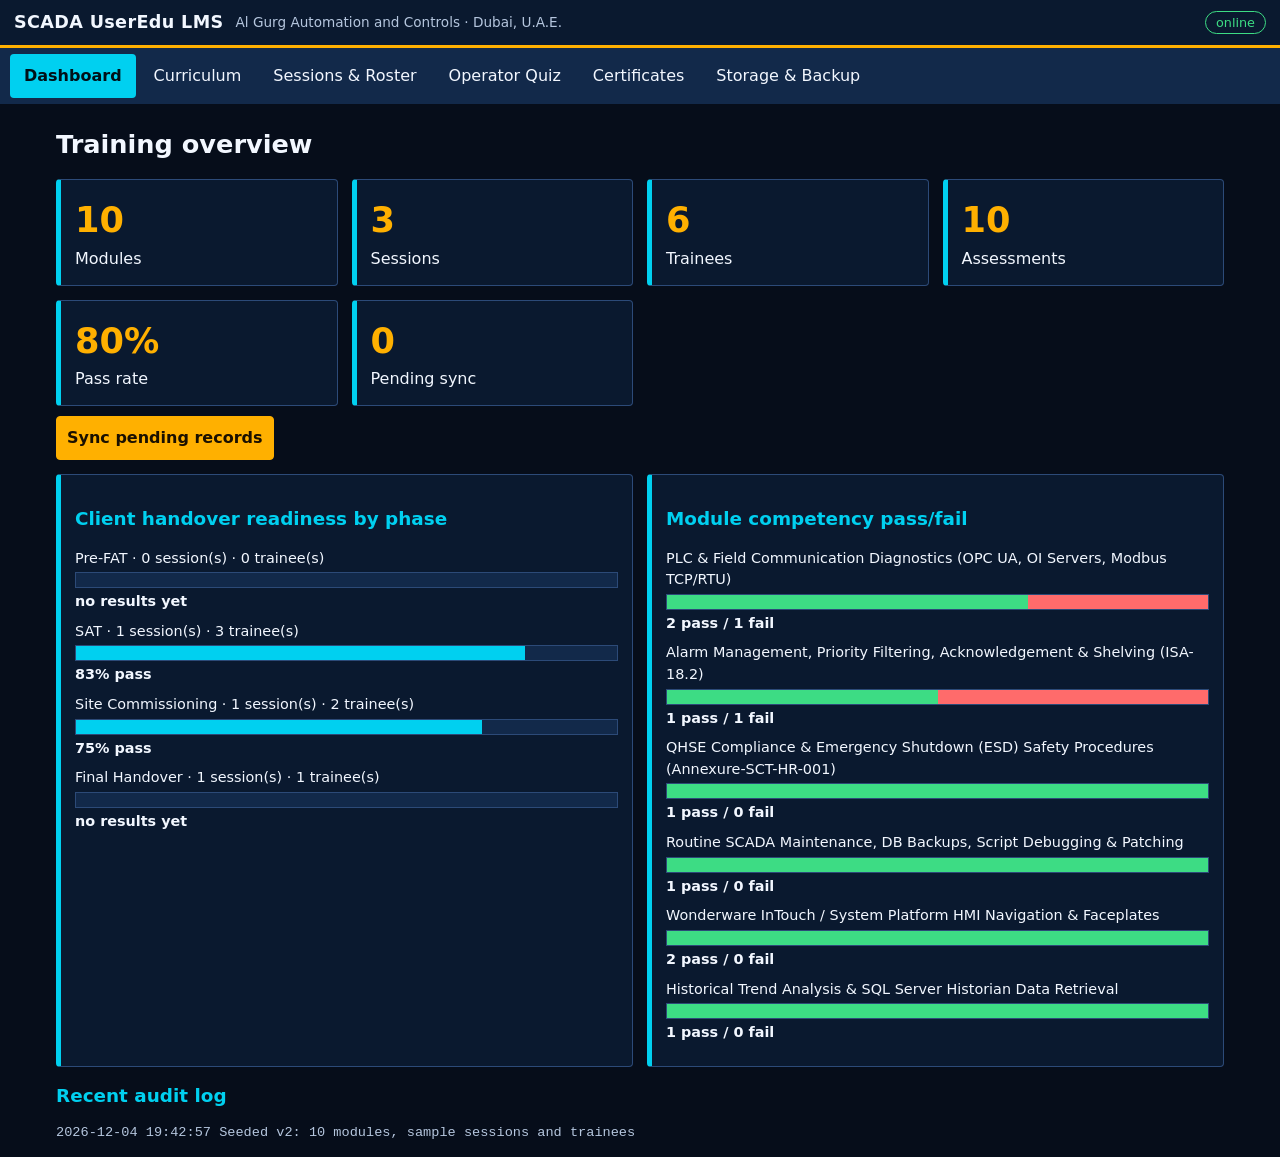
<file: index.html>
<!doctype html><html lang="en"><head><meta charset="utf-8"><meta name="viewport" content="width=device-width,initial-scale=1,viewport-fit=cover">
<title>SCADA UserEdu LMS</title><link rel="manifest" href="manifest.webmanifest"><meta name="theme-color" content="#0A192F">
<link rel="icon" href="favicon.ico" sizes="any"><link rel="icon" type="image/svg+xml" href="favicon.svg"><link rel="icon" type="image/png" sizes="32x32" href="icons/favicon-32x32.png"><link rel="icon" type="image/png" sizes="16x16" href="icons/favicon-16x16.png">
<link rel="apple-touch-icon" href="apple-touch-icon.png"><meta name="apple-mobile-web-app-capable" content="yes"><meta name="mobile-web-app-capable" content="yes"><meta name="apple-mobile-web-app-status-bar-style" content="black-translucent"><meta name="apple-mobile-web-app-title" content="SCADA LMS">
<link rel="stylesheet" href="css/styles.css"></head><body>
<header id="titlebar"><b class="brand">SCADA UserEdu LMS</b><span class="sub">Al Gurg Automation and Controls · Dubai, U.A.E.</span><span class="sp"></span><span id="net" class="pill">online</span><button id="installBtn" hidden>Install LMS App</button></header>
<nav id="nav" aria-label="Main"><button data-v="dash">Dashboard</button><button data-v="curr">Curriculum</button><button data-v="sessions">Sessions &amp; Roster</button><button data-v="quiz">Operator Quiz</button><button data-v="certs">Certificates</button><button data-v="storage">Storage &amp; Backup</button></nav>
<main>
<section id="v-dash" class="view"><h1>Training overview</h1><div id="stats" class="grid"></div><div class="row"><button id="syncBtn" class="pri">Sync pending records</button></div><div class="grid2"><div class="card"><h2>Client handover readiness by phase</h2><div id="phases"></div></div><div class="card"><h2>Module competency pass/fail</h2><div id="modChart"></div></div></div><h2>Recent audit log</h2><div id="audit" class="log"></div></section>
<section id="v-curr" class="view"><h1>Curriculum library</h1><div class="row"><button id="newMod" class="pri">New module</button><label class="chk"><input type="checkbox" id="showArch"> Show archived</label></div><div id="modList" class="grid"></div>
<dialog id="modDlg"><form method="dialog" id="modForm"><h2>Module</h2><label>Title<input name="title" required></label><label>Description<textarea name="desc"></textarea></label><label>SOP checklist (one item per line)<textarea name="checklist" rows="5"></textarea></label><label>Troubleshooting guide / notes<textarea name="guide" rows="3"></textarea></label><div class="row"><button value="ok" class="pri">Save</button><button value="cancel" formnovalidate>Cancel</button></div></form></dialog></section>
<section id="v-sessions" class="view"><h1>Training sessions</h1>
<form id="sesForm" class="card form"><label>Client project<input name="project" required></label><label>Site location<select name="site"><option>Dubai</option><option>Abu Dhabi</option><option>Sharjah</option><option>Jebel Ali</option><option>Other UAE</option></select></label><label>Handover phase<select name="phase"><option>Pre-FAT</option><option>SAT</option><option>Site Commissioning</option><option>Final Handover</option></select></label><label>Date<input type="date" name="date" required></label><label>Module<select name="moduleId" id="sesMod"></select></label><button class="pri">Schedule session</button></form>
<div id="sesList" class="grid"></div><div id="roster"></div></section>
<section id="v-quiz" class="view"><h1>Operator assessment &amp; simulator</h1><div class="card form"><label>Module<select id="qMod"></select></label><label>Trainee<select id="qTr"></select></label><button id="qStart" class="pri">Start assessment</button></div><div id="qArea"></div><h2>Live HMI Simulator Lab</h2><div id="sim" class="card"></div></section>
<section id="v-certs" class="view"><h1>Handover documents</h1><div class="card form"><label>Session<select id="cSes"></select></label><label>Trainee<select id="cTr"></select></label><button id="cCert" class="pri">Competency certificate</button><button id="cSheet">Attendance sheet</button><button id="cPrint">Print / Save PDF</button></div><div id="printArea"></div></section>
<section id="v-storage" class="view"><h1>Storage health</h1><div id="stor" class="card"></div><div class="row"><button id="bkp" class="pri">Export JSON backup</button><label class="btn">Restore backup<input type="file" id="rst" accept=".json,.scadaedu" hidden></label><button id="cmp">Compact archive</button></div><h2>Offline Training Media &amp; SOP Vault (OPFS + Background Fetch)</h2><div class="card"><div class="row"><label class="btn">Save local files (PDF, images, video)<input type="file" id="vaultIn" multiple hidden></label><label>Pack URL<input id="bfUrl" value="assets/wonderware-handover-sop.json" size="36"></label><button id="bfGo">Download pack (Background Fetch)</button></div><div id="bfStat" class="log"></div><div id="vault"></div></div></section>
<dialog id="lessonDlg" class="full" aria-label="Training lesson"></dialog></main><div id="toast" role="status" hidden></div>
<script src="js/db.js"></script><script src="js/curriculum.js"></script><script src="js/certificates.js"></script><script src="js/app.js"></script></body></html>
</file>
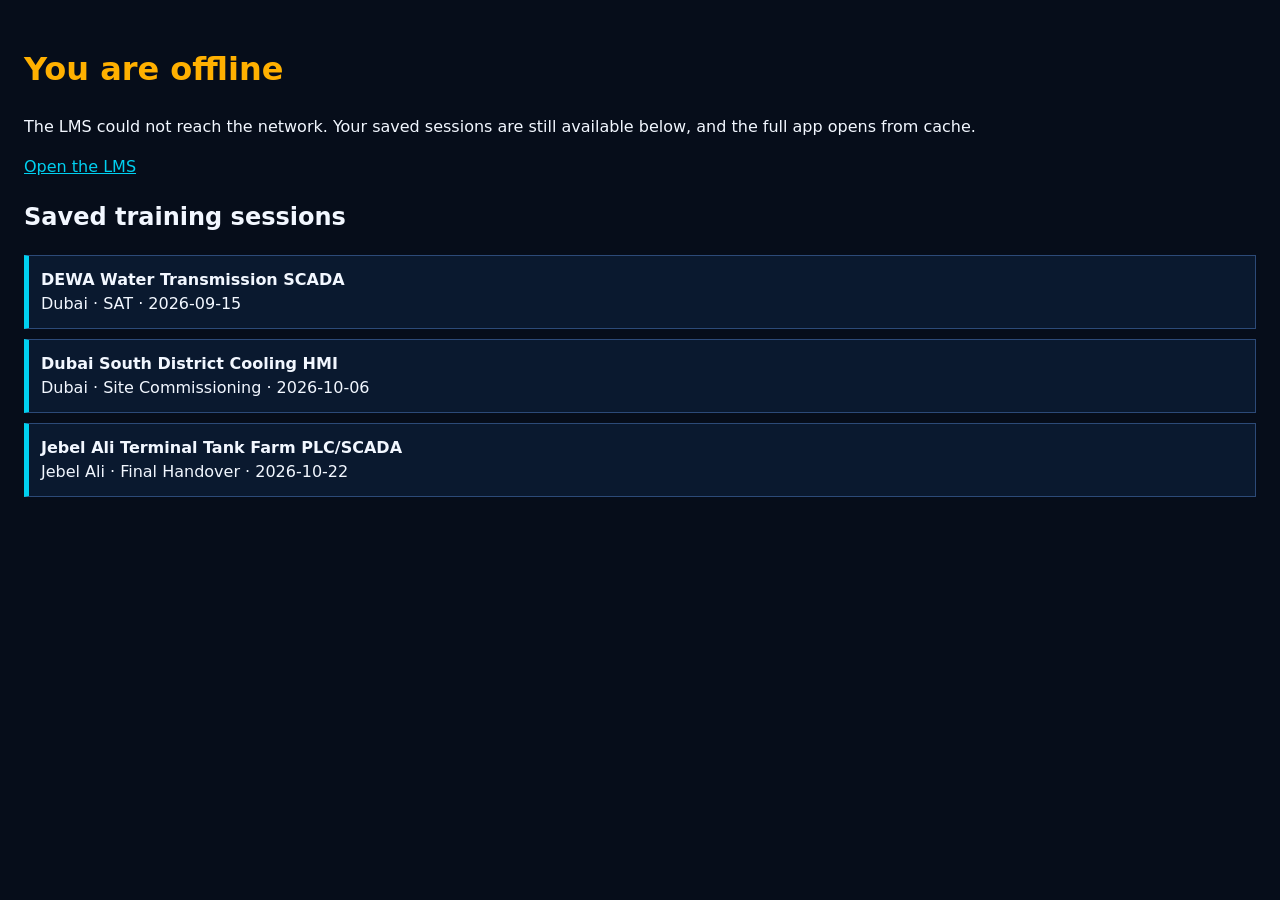
<file: offline.html>
<!doctype html><html lang="en"><head><meta charset="utf-8"><meta name="viewport" content="width=device-width,initial-scale=1"><title>Offline · SCADA UserEdu LMS</title><link rel="icon" href="favicon.svg"><style>body{margin:0;background:#060D1A;color:#F2F7FF;font:16px/1.5 system-ui,sans-serif;padding:24px}h1{color:#FFB000}.c{border:1px solid #2c4a78;border-left:5px solid #00D0F0;background:#0A192F;padding:12px;margin:10px 0}a{color:#00D0F0}</style></head><body><h1>You are offline</h1><p>The LMS could not reach the network. Your saved sessions are still available below, and the full app opens from cache.</p><p><a href="./index.html">Open the LMS</a></p><h2>Saved training sessions</h2><div id="l">Loading…</div>
<script>const e=s=>String(s??"").replace(/[&<>"']/g,c=>"&#"+c.charCodeAt(0)+";");const r=indexedDB.open("SCADA_UserEdu_DB_v1");r.onerror=()=>l.textContent="No local data found.";r.onsuccess=()=>{const d=r.result;if(!d.objectStoreNames.contains("sessions")){l.textContent="No local data found.";return}d.transaction("sessions").objectStore("sessions").getAll().onsuccess=x=>{const s=x.target.result;l.innerHTML=s.length?s.map(a=>`<div class="c"><b>${e(a.project)}</b><br>${e(a.site)} · ${e(a.phase)} · ${e(a.date)}</div>`).join(""):"No sessions saved yet."}}</script></body></html>
</file>
<file: css/styles.css>
:root{--bg:#060D1A;--pn:#0A192F;--pn2:#12294a;--tx:#F2F7FF;--mu:#B5C6DE;--am:#FFB000;--cy:#00D0F0;--ok:#3DDC84;--bad:#FF6B6B;--bd:#2c4a78;color-scheme:dark}
@media(prefers-color-scheme:light){:root[data-theme=auto]{--bg:#EEF3FA;--pn:#fff;--pn2:#E1EAF6;--tx:#06142A;--mu:#2b3f5c;--am:#8A5A00;--cy:#005F77;--ok:#0b6b34;--bad:#a30f0f;--bd:#8aa2c4;color-scheme:light}}
*{box-sizing:border-box}body{margin:0;background:var(--bg);color:var(--tx);font:16px/1.5 "Segoe UI",system-ui,sans-serif;padding:env(safe-area-inset-bottom) 0 0}
#titlebar{display:flex;align-items:center;gap:12px;background:var(--pn);border-bottom:3px solid var(--am);padding:6px 14px;position:sticky;top:0;z-index:5;-webkit-app-region:drag;app-region:drag;left:env(titlebar-area-x,0);height:env(titlebar-area-height,48px);padding-right:calc(100vw - env(titlebar-area-x,0px) - env(titlebar-area-width,100vw) + 14px)}
#titlebar button,#titlebar .pill{-webkit-app-region:no-drag;app-region:no-drag}.brand{font-size:1.1rem;letter-spacing:.02em}.sub{color:var(--mu);font-size:.85rem}.sp{flex:1}
.pill{border:1px solid var(--ok);color:var(--ok);padding:1px 10px;border-radius:99px;font-size:.8rem}.pill.off{border-color:var(--bad);color:var(--bad)}
nav{display:flex;gap:4px;overflow-x:auto;background:var(--pn2);padding:6px 10px}nav button{background:none;border:0;color:var(--tx);padding:10px 14px;font:inherit;border-radius:4px;white-space:nowrap}nav button.on{background:var(--cy);color:#001018;font-weight:700}
main{max-width:1200px;margin:auto;padding:16px}.view{display:none}.view.on{display:block}h1{font-size:1.6rem;margin:.2em 0 .6em}h2{font-size:1.15rem;color:var(--cy)}
.grid{display:grid;grid-template-columns:repeat(auto-fill,minmax(280px,1fr));gap:14px}.card{background:var(--pn);border:1px solid var(--bd);border-left:5px solid var(--cy);padding:14px;border-radius:4px}.card.warn{border-left-color:var(--am)}
.form{display:flex;flex-wrap:wrap;gap:12px;align-items:end;margin-bottom:14px}label{display:flex;flex-direction:column;font-size:.9rem;color:var(--mu);gap:3px}
input,select,textarea,button,.btn{font:inherit;color:var(--tx);background:var(--pn2);border:1px solid var(--bd);border-radius:4px;padding:8px 10px;min-height:44px}.btn{display:inline-flex;align-items:center;cursor:pointer}
button{cursor:pointer}button.pri{background:var(--am);color:#1a1000;border-color:var(--am);font-weight:700}:focus-visible{outline:3px solid var(--am);outline-offset:2px}
dialog{background:var(--pn);color:var(--tx);border:2px solid var(--cy);width:min(560px,94vw)}dialog form{display:flex;flex-direction:column;gap:10px}dialog::backdrop{background:#000a}
.row{display:flex;gap:10px;flex-wrap:wrap;align-items:center;margin:10px 0}.big{font-size:2.2rem;font-weight:700;color:var(--am)}.log{font:.85rem ui-monospace,Consolas,monospace;color:var(--mu);max-height:260px;overflow:auto}
.ok{color:var(--ok)}.bad{color:var(--bad)}.bar{height:16px;background:var(--pn2);border:1px solid var(--bd)}.bar i{display:block;height:100%;background:var(--cy)}
table{border-collapse:collapse;width:100%}th,td{border:1px solid var(--bd);padding:6px 8px;text-align:left}canvas.sig{background:#fff;border:2px solid var(--am);width:100%;max-width:420px;height:140px;touch-action:none}
.opt{display:block;width:100%;text-align:left;margin:6px 0}#toast{position:fixed;left:50%;bottom:20px;transform:translateX(-50%);background:var(--am);color:#1a1000;padding:12px 18px;border-radius:4px;z-index:9;font-weight:600}
.cert{background:#fff;color:#000;padding:28px;border:6px double #0A192F;font-family:Georgia,serif}.cert h2{color:#0A192F;text-align:center}.cert img{height:70px;border-bottom:1px solid #000}.hdr{text-align:center;border-bottom:2px solid #0A192F;margin-bottom:12px}.cert table th,.cert table td{border-color:#000;color:#000}
@media print{body *{visibility:hidden}#printArea,#printArea *{visibility:visible}#printArea{position:absolute;left:0;top:0;width:100%}@page{margin:14mm}}
@media(prefers-reduced-motion:reduce){*{animation:none!important;transition:none!important}}
input[type=checkbox],input[type=radio]{min-height:0;width:20px;height:20px;padding:0;accent-color:var(--am);flex:none}
label.chk{flex-direction:row;align-items:center;gap:8px;color:var(--tx);min-height:36px}
.grid2{display:grid;grid-template-columns:repeat(auto-fit,minmax(320px,1fr));gap:14px;margin:14px 0}.prow{margin:8px 0;font-size:.9rem}.prow .bar{margin:3px 0}.bar.stack{display:flex}.bar.stack i.g{background:var(--ok)}.bar.stack i.r{background:var(--bad)}
dialog.full{width:100vw;height:100vh;max-width:none;max-height:none;margin:0;overflow:auto;border:0}.lgrid{display:grid;grid-template-columns:1fr 1fr;gap:20px}@media(max-width:800px){.lgrid,.simgrid{grid-template-columns:1fr!important}}
.diagram svg,.simgrid svg{width:100%;height:auto;border:1px solid var(--bd)}.warnbox{border:2px solid var(--am);background:var(--pn2);padding:10px;margin:8px 0}
.banner{padding:8px 12px;font-weight:700;margin:6px 0;border:2px solid var(--bad);background:var(--pn2)}.banner.okb{border-color:var(--ok)}.blink{animation:bl 1s steps(2) infinite}@keyframes bl{50%{background:#8a1414}}
.simgrid{display:grid;grid-template-columns:240px 1fr;gap:14px}.simctl{display:flex;flex-wrap:wrap;gap:8px;margin:6px 0}.simctl button.on{background:var(--cy);color:#001018}
</file>
